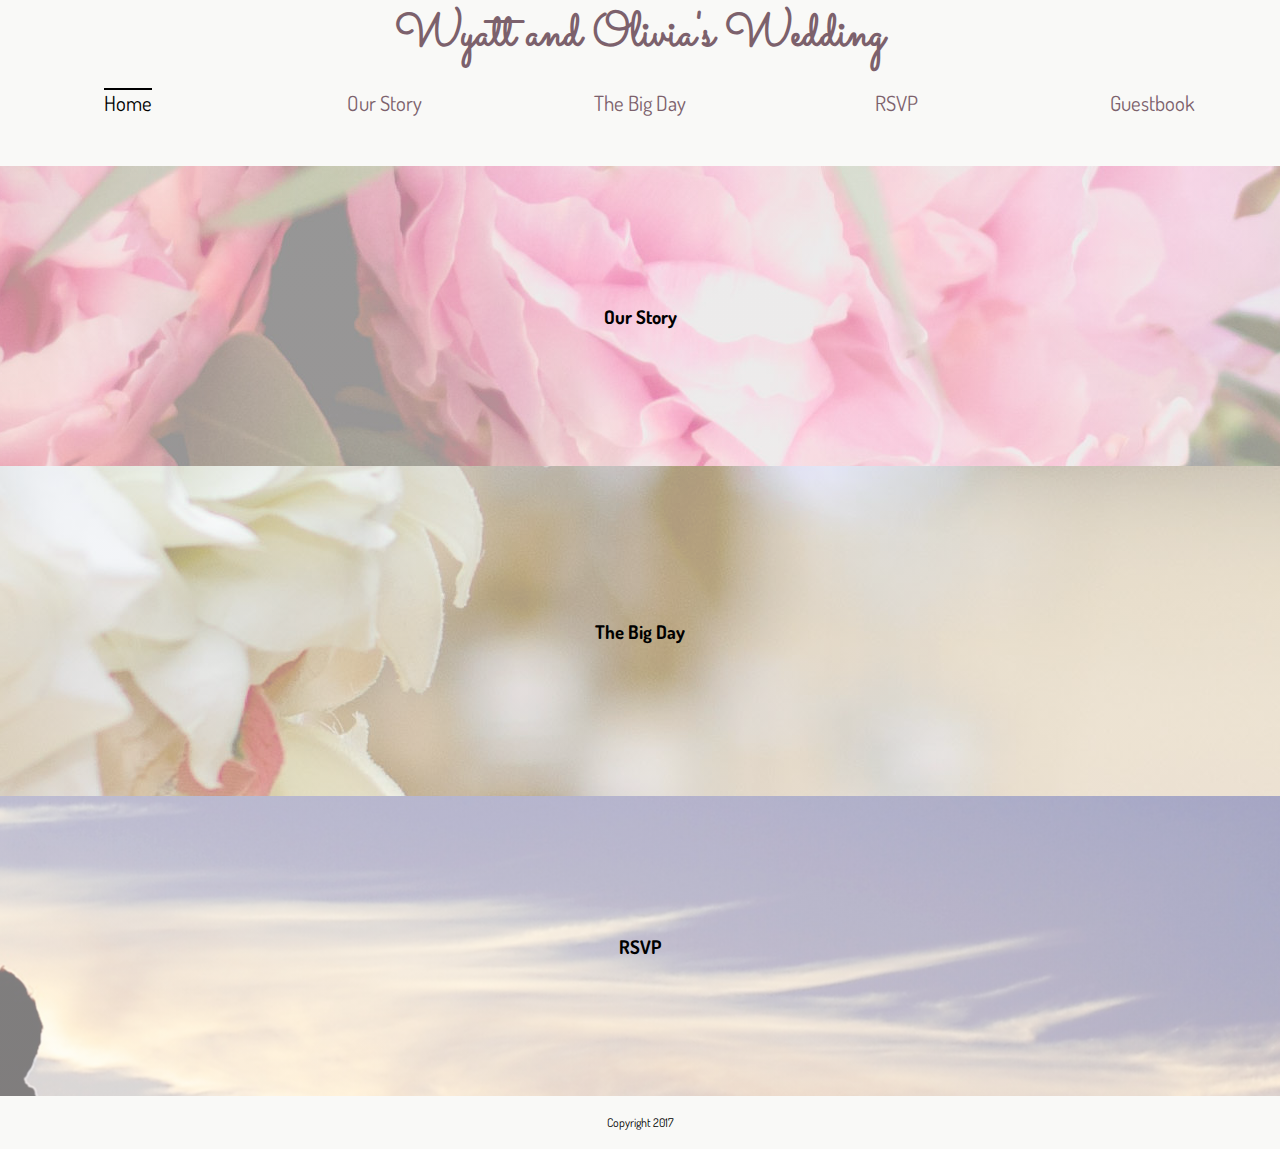
<file: index.html>
<!DOCTYPE html>
<html lang="en">
    <head>
        <meta charset="utf-8">
        <title> Olivia and Wyatt's Wedding </title>
        <link href="css/style.css" rel="stylesheet">
    </head>
    <body>
<div class="banner index-banner">
    <h1 class="logo-text"> <a href="index.html">Wyatt and Olivia's Wedding</a> </h1>
</div>
<nav>
    <ul>
        <li> <a href="index.html" class="page-indicator"> Home </a></li>
          <li> <a href="our-story.html"> Our Story </a></li>
            <li> <a href="big-day.html"> The Big Day </a></li>
              <li> <a href="rsvp.html"> RSVP </a></li>
                <li> <a href="guestbook.html"> Guestbook </a></li>
    </ul>
</nav>
    <a href="our-story.html" class="clear-a">
    <div class="our-story-module">
        <h3>Our Story</h3>
    </div>
    </a>
    
   <a href="big-day.html" class= "clear-a">
    <div class= "big-day-homepage">
        <h3 class="text">The Big Day</h3>
    </div>
    </a>
<a href="rsvp.html" class= "clear-a">
<div class= "rsvp-homepage">
    <h3>RSVP</h3>
</div>
</a>


<footer>
    <p>Copyright 2017</p>
</footer>
    </body>
</html>
</file>
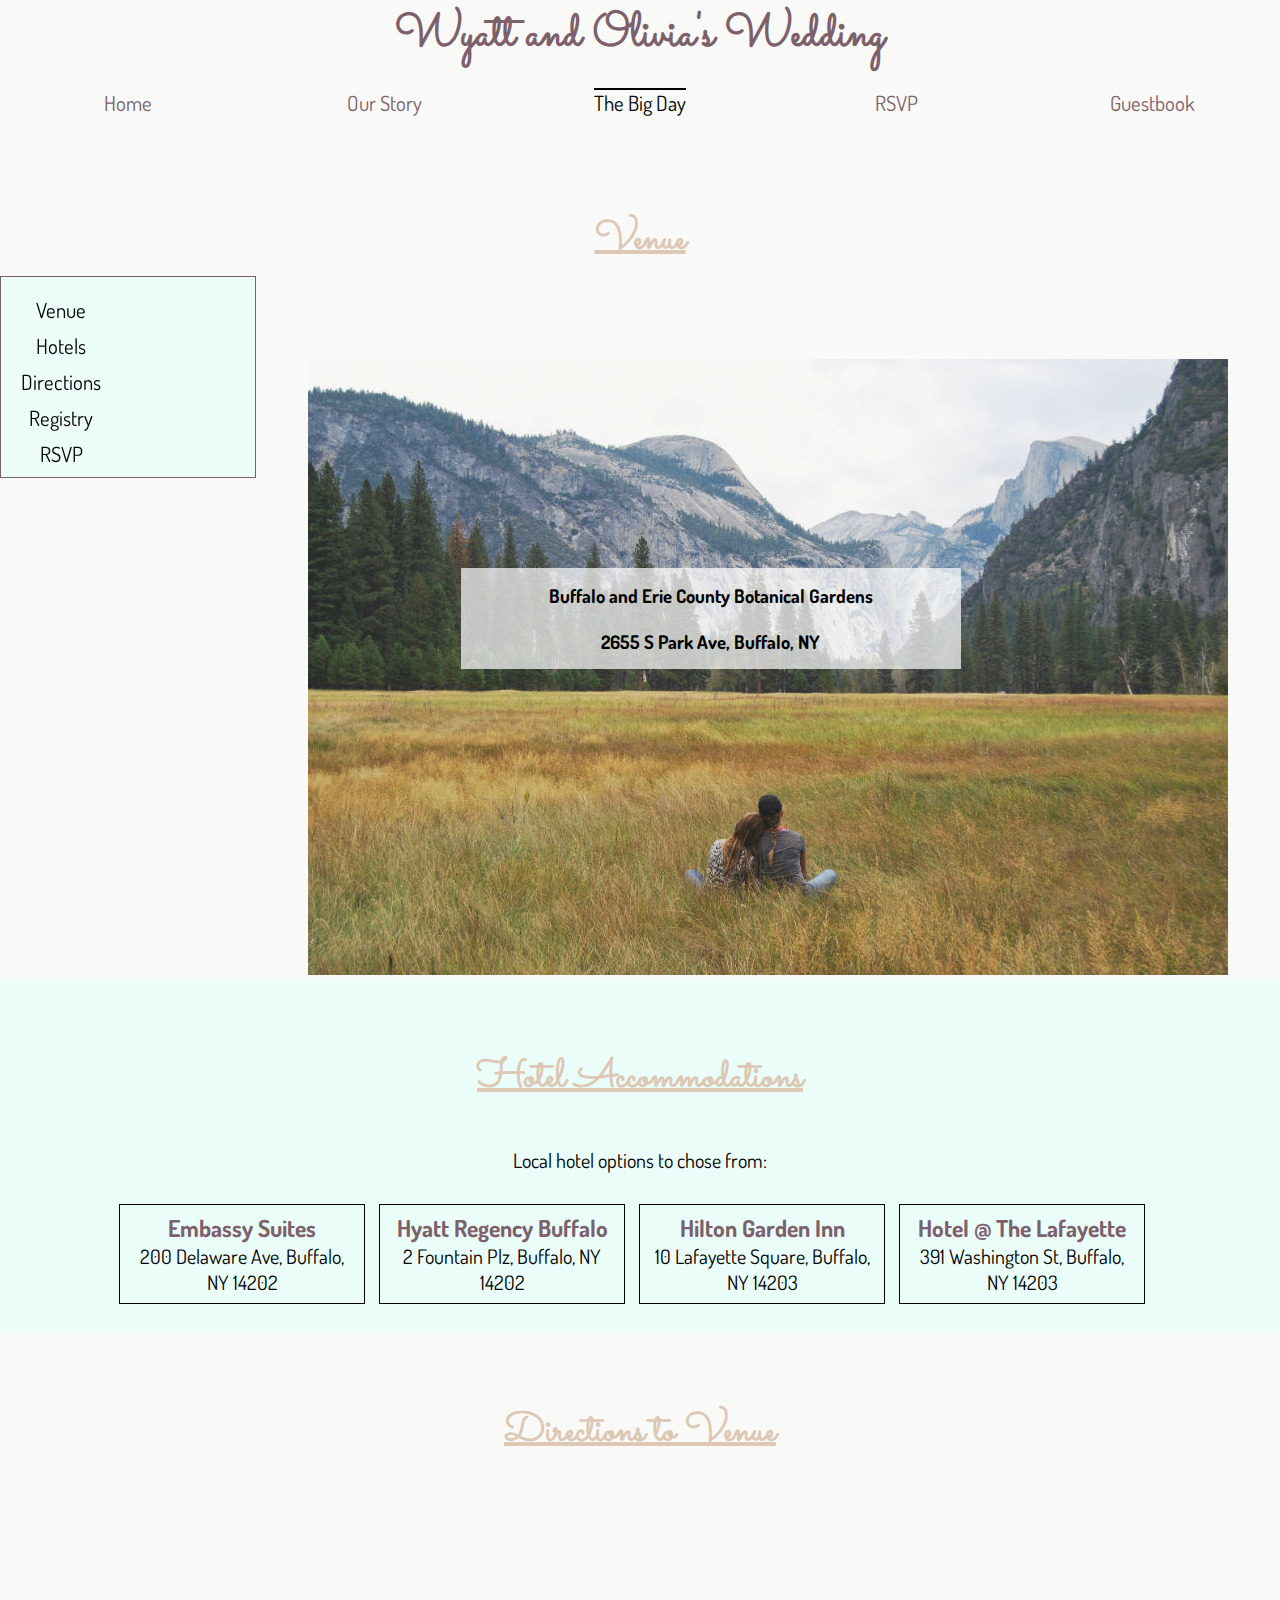
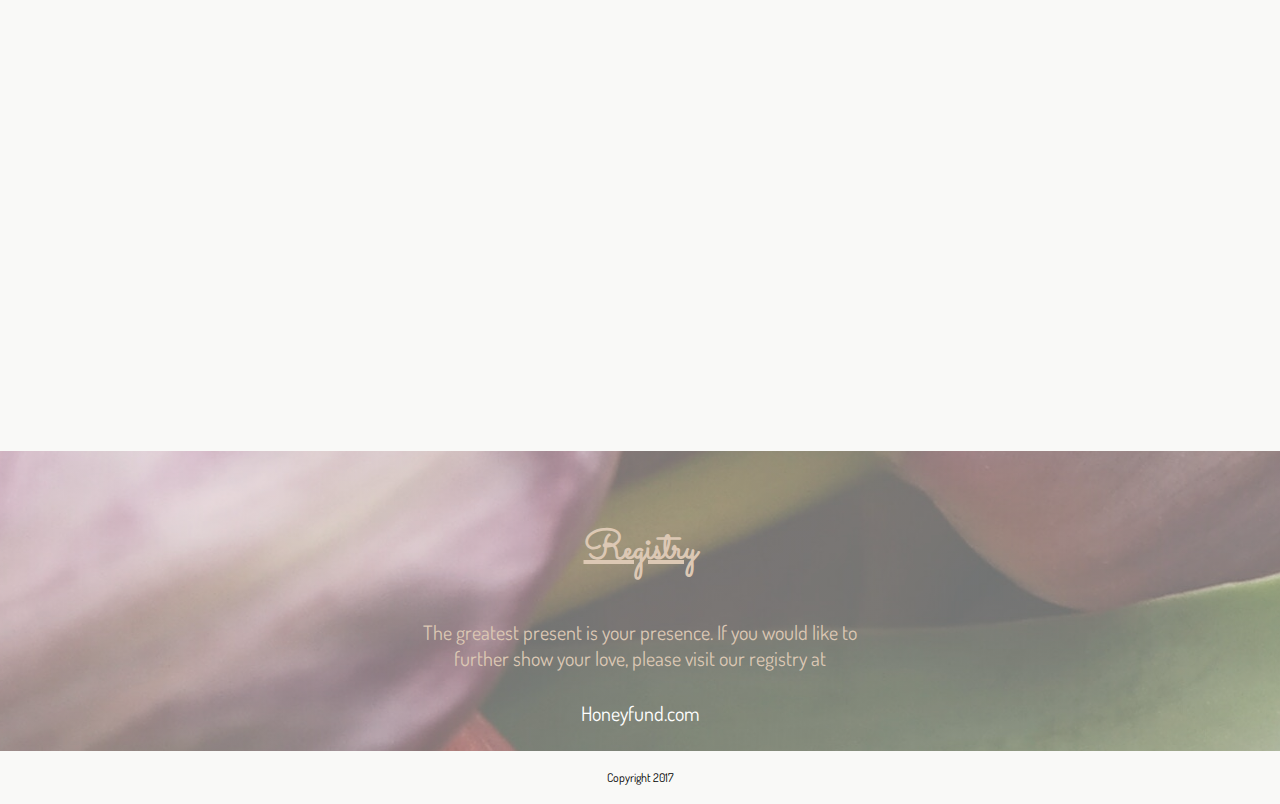
<file: big-day.html>
<!DOCTYPE html>
<html lang="en">
    <head>
        <meta charset="utf-8">
        <title> Olivia and Wyatt's Wedding </title>
        <link href="css/style.css" rel="stylesheet">
    </head>
    <body>
<div class="banner index-banner">
<h1 class="logo-text"> <a href="index.html">Wyatt and Olivia's Wedding</a> </h1>
</div>
<nav>
    <ul class="top-nav">
        <li> <a href="index.html"> Home </a></li>
          <li> <a href="our-story.html"> Our Story </a></li>
            <li class= "page-indictator"> <a href="big-day.html" class="page-indicator"> The Big Day </a></li>
              <li> <a href="rsvp.html"> RSVP </a></li>
                <li> <a href="guestbook.html"> Guestbook </a></li>
    </ul>
</nav>    
<div>
    <side-nav>
       <ul>
           <li><a href="#venue">Venue</a></li>
           <li><a href="#hotel-info">Hotels</a></li>
           <li><a href="#directions">Directions</a></li>
           <li><a href="#registry">Registry</a></li>
           <li><a href="rsvp.html">RSVP</a></li>
       </ul>
    </side-nav>
    <h2 class="venue-header" id="venue">Venue</h2>
    <div class="venue">
        <img src="images/venue_1.jpg" class="venue-img"/>
        <h3 class="venue-text">Buffalo and Erie County Botanical Gardens <br><br>
        2655 S Park Ave, Buffalo, NY
        </h3>
    </div>
    <div class= "hotel-info" id="hotel-info">
      <h2>Hotel Accommodations</h2>
      <p>Local hotel options to chose from:</p>
      <div class="hotel-container">
           <div class="hotel-1">
               <h3><a href="http://embassysuites3.hilton.com/en/hotels/new-york/embassy-suites-by-hilton-buffalo-BUFESES/index.html" target="_blank">Embassy Suites</a></h3>
               <p>200 Delaware Ave, Buffalo, NY 14202</p>
           </div>       
           <div class="hotel-1">
               <h3><a href="https://buffalo.regency.hyatt.com/en/hotel/home.html" target="_blank">Hyatt Regency Buffalo</a></h3>
               <p>2 Fountain Plz, Buffalo, NY 14202</p>
           </div>  
           <div class="hotel-1">
               <h3><a href="http://hiltongardeninn3.hilton.com/en/hotels/new-york/hilton-garden-inn-buffalo-downtown-BUFMSGI/index.html" target="_blank">Hilton Garden Inn</a></h3>
               <p>10 Lafayette Square, Buffalo, NY 14203</p>
           </div>
            <div class="hotel-1">
               <h3><a href="http://buffalobrewerydistrict.com/lafayette/home" target="_blank">Hotel @ The Lafayette</a></h3>
               <p>391 Washington St, Buffalo, NY 14203</p>
           </div>
       </div>
        
    </div>
    <div class="directions" id="directions">
        <h2>Directions to Venue</h2>
        <div class="mapouter"><div class="gmap_canvas"><iframe width="600" height="500" id="gmap_canvas" src="https://maps.google.com/maps?q=2655%20S%20Park%20Ave%2C%20Buffalo%2C%20NY&t=&z=14&ie=UTF8&iwloc=&output=embed" frameborder="0" scrolling="no" marginheight="0" marginwidth="0"></iframe>google map <a href="http://www.embedgooglemap.net">embedgooglemap.net</a></div><style>.mapouter{overflow:hidden;height:500px;width:600px;}.gmap_canvas {background:none!important;height:500px;width:600px;}</style></div>
    </div>
    <div class="registry" id="registry">
        <h2>Registry</h2>
        <div class="registry-text">
            <p>The greatest present is your presence. If you would like to further show your love, please visit our registry at <br> <br> <a href="https://www.honeyfund.com/" target="_blank">Honeyfund.com</a></p>
        </div>
    </div>
    <!-- <img src="images/love4.jpg" class="bottom-image"/>
    -->

    <footer>
    <p>Copyright 2017</p>
    </footer>
</div>

    </body>
</html>
</file>
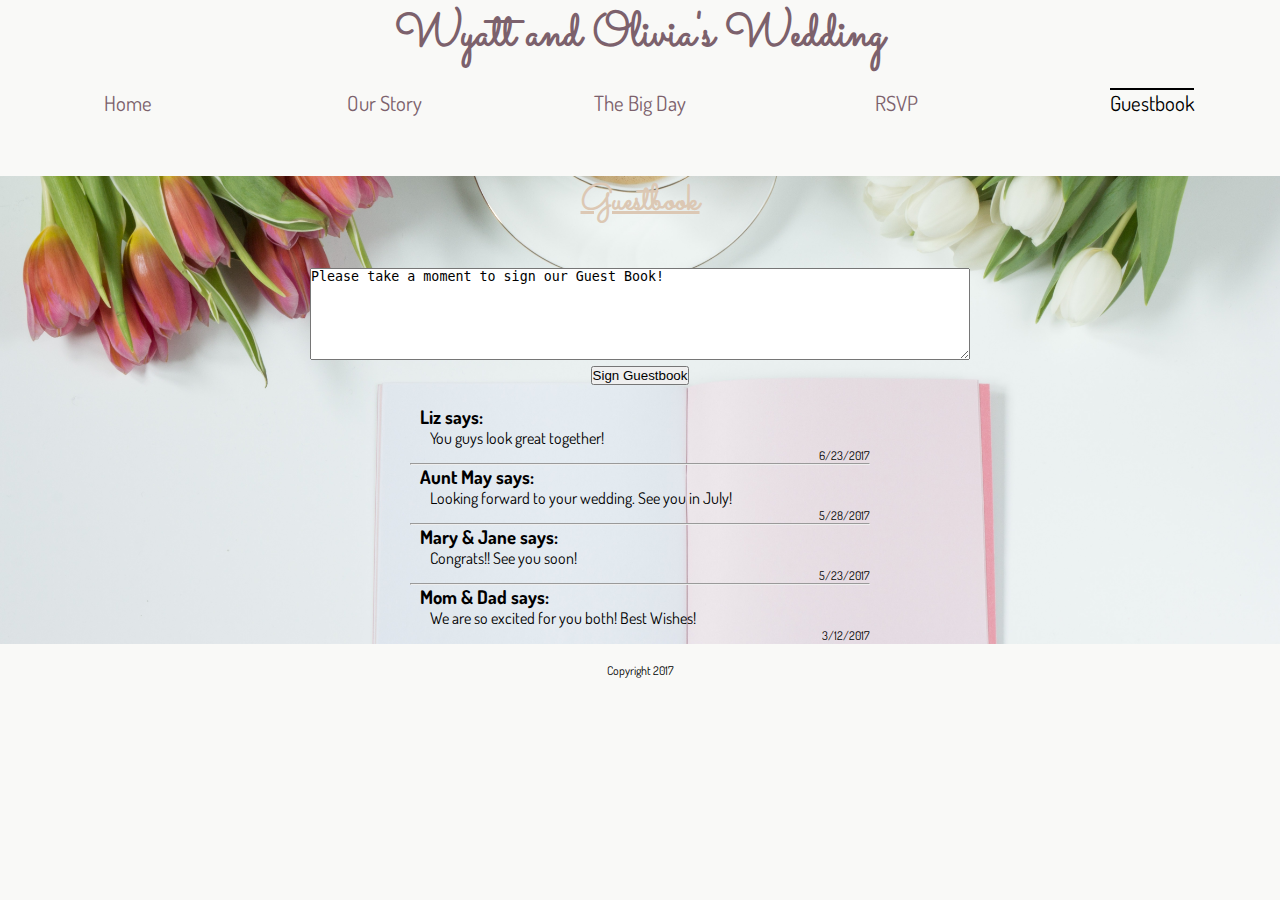
<file: guestbook.html>
<!DOCTYPE html>
<html lang="en">
    <head>
        <meta charset="utf-8">
        <title> Olivia and Wyatt's Wedding </title>
        <link href="css/style.css" rel="stylesheet">
    </head>
    <body>
<div class="banner index-banner">
    <h1 class="logo-text"> <a href="index.html">Wyatt and Olivia's Wedding</a> </h1>
</div>
<nav>
    <ul class="top-nav">
        <li> <a href="index.html"> Home </a></li>
          <li> <a href="our-story.html"> Our Story </a></li>
            <li> <a href="big-day.html"> The Big Day </a></li>
              <li> <a href="rsvp.html"> RSVP </a></li>
                <li> <a href="guestbook.html" class="page-indicator"> Guestbook </a></li>
    </ul>
</nav>    
<div class="guestbook-background">
<div class="guestbook-container">
    <h2 class="guestbook-heading">Guestbook</h2>
    <!--Text Area for Notes-->
    <div class="guestbook-textarea">
    <textarea rows="6" cols="80">Please take a moment to sign our Guest Book!</textarea>
    <br>
    <button>Sign Guestbook</button>
    </div>
    <!--Comments-->
    <div class="comments">
    <h3 class="guestbook-guest">Liz says:</h3>
    <p class="guestbook-note">You guys look great together! </p>
    <p class="guestbook-timestamp">6/23/2017</p>
    <hr>
    <h3 class="guestbook-guest">Aunt May says:</h3>
    <p class="guestbook-note"> Looking forward to your wedding. See you in July!</p>
    <p class="guestbook-timestamp">5/28/2017</p>
    <hr>
    <h3 class="guestbook-guest">Mary & Jane says:</h3>
    <p class="guestbook-note">Congrats!! See you soon!</p>
    <p class="guestbook-timestamp">5/23/2017</p>    
    <hr>
    <h3 class="guestbook-guest">Mom & Dad says:</h3>
    <p class="guestbook-note">We are so excited for you both! Best Wishes!</p>
    <p class="guestbook-timestamp">3/12/2017</p>    
    </div>
</div>
</div>

    </body>
    
    <footer>
        <p>Copyright 2017</p>
    </footer>

</html>
</file>
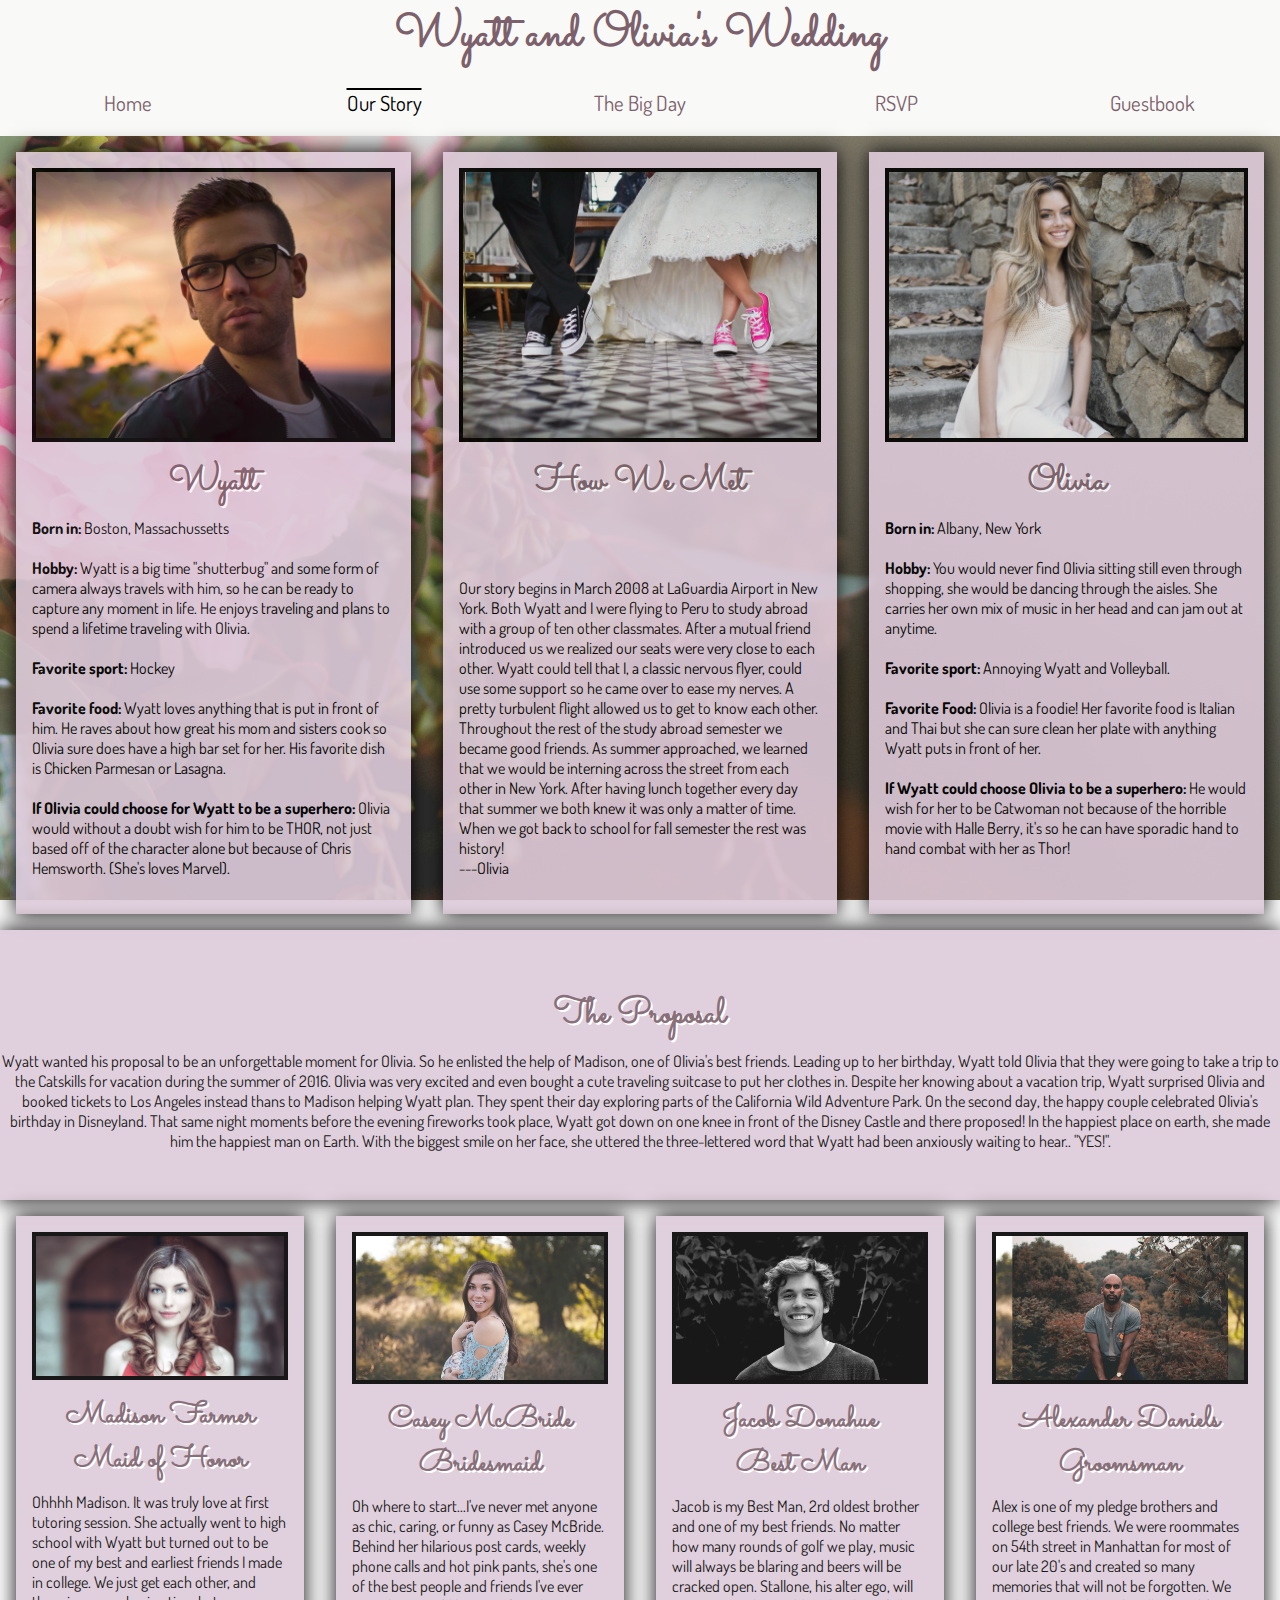
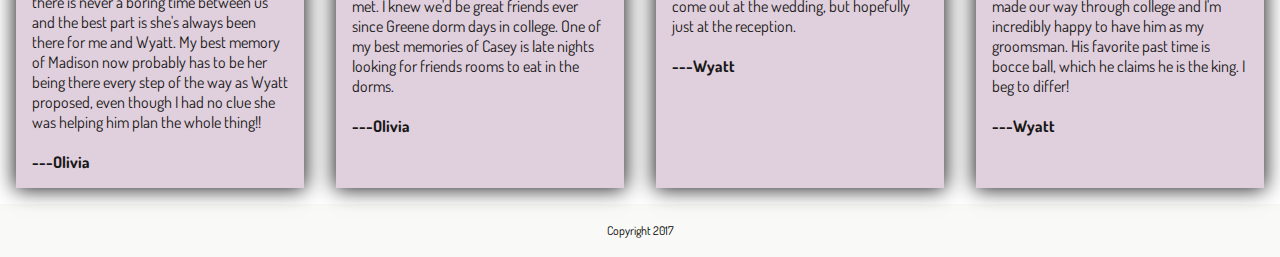
<file: our-story.html>
<!DOCTYPE html>
<html lang="en">
<head>
<meta charset="utf-8">
<title> Olivia and Wyatt's Wedding </title>
<link href="css/style.css" rel="stylesheet">
</head>

<body>
  
<div class="banner-index-banner">
<h1 class="logo-text"> 
<a href="index.html">Wyatt and Olivia's Wedding</a> 
</h1>
</div>
<nav>
  <ul class="top-nav">
    <li> <a href="index.html"> Home </a></li>
    <li> <a href="our-story.html" class="page-indicator"> Our Story 
    </a></li>
    <li> <a href="big-day.html"> The Big Day </a></li>
    <li> <a href="rsvp.html"> RSVP </a></li>
    <li> <a href="guestbook.html"> Guestbook </a></li>
    </ul>
</nav>    
 <!------------------------------navigation-bar html-------------------------------------------------------------->
<div class="body">
<section>
  
   <div class="row">
     
     <div class="our-story-box">
    <img src="images/wyatt.jpg" alt="Wyatt Picture" class="full-img"> 
    <h3 class="story-h3">Wyatt</h3>
    <strong><p>Born in:</strong> Boston, Massachussetts<br><br>
<strong>Hobby:</strong> Wyatt is a big time "shutterbug" and some form of camera always travels with him, so he can be ready to capture any moment in life. He enjoys traveling and plans to spend a lifetime traveling with Olivia. <br> <br>
<strong>Favorite sport:</strong> Hockey<br><br>
<strong>Favorite food: </strong> Wyatt loves anything that is put in front of him. He raves about how great his mom and sisters cook so Olivia sure does have a high bar set for her. His favorite dish is Chicken Parmesan or Lasagna.<br><br>
<strong>If Olivia could choose for Wyatt to be a superhero:</strong> Olivia would without a doubt wish for him to be THOR, not just based off of the character alone but because of Chris Hemsworth. (She's loves Marvel). <br><br> </p>
    </div>
    
    <div class="our-story-box">
   <img src="images/sneakers1.jpg" alt="Olivia Picture" class="full-img">
   <p><h3 class="story-h3"> How We Met</h3><br><br>
   <br>
   Our story begins in March 2008 at LaGuardia Airport 
in New York. Both Wyatt and I were flying to Peru to study abroad with a group 
of ten other classmates. After a mutual friend introduced us we realized our 
seats were very close to each other. Wyatt could tell that I, a classic nervous 
flyer, could use some   support so he came over to ease my nerves. A pretty 
turbulent flight allowed us to get to know each other. Throughout the rest of
the study abroad semester we became good friends. As summer approached, we 
learned that we would be interning across the street from each other in New 
York. After having lunch together every day that summer we both knew it was 
only a matter of time. When we got back to school for fall semester the rest was 
history! <br>     ---Olivia
   
   
   
   </div>
   
     
   <div class="our-story-box">
   <img src="images/olivia.jpeg" alt="Olivia Picture" class="full-img">
    <h3 class="story-h3">Olivia</h3>
          <p><strong>Born in: </strong> Albany, New York<br><br>
<strong>Hobby: </strong> You would never find Olivia sitting still even through shopping, she would be dancing through the aisles. She carries her own mix of music in her head and can jam out at anytime.<br><br>
<strong>Favorite sport: </strong>Annoying Wyatt and Volleyball.<br><br>

<strong>Favorite Food:</strong> Olivia is a foodie! Her favorite food is Italian and Thai but she can sure clean her plate with anything Wyatt puts in front of her.<br><br>
<strong>
If Wyatt could choose Olivia to be a superhero: </strong> He would wish for her to be Catwoman not because of the horrible movie with Halle Berry, it's so he can have sporadic hand to hand combat with her as Thor!<br><br>
</p>
    </div>
   
    
    </section>
        
        
        
    <section>
    <div class="story-banner">
        <h3 class="story-h3">The Proposal</h3>
          <p>Wyatt wanted his proposal to be an unforgettable moment for Olivia. So he enlisted the help of Madison, one of Olivia's best friends. Leading up to her birthday, Wyatt told Olivia that they were going to take a trip to the Catskills for vacation during the summer of 2016. Olivia was very excited and even bought a cute traveling suitcase to put her clothes in. Despite her knowing about a vacation trip, Wyatt surprised Olivia and booked tickets to Los Angeles instead thans to Madison helping Wyatt plan. They spent their day exploring parts of the California Wild Adventure Park. On the second day, the happy couple celebrated Olivia's birthday in Disneyland. That same night moments before the evening fireworks took place, Wyatt got down on one knee in front of the Disney Castle and there proposed! In the happiest place on earth, she made him the happiest man on Earth. With the biggest smile on her face, she uttered the three-lettered word that Wyatt had been anxiously waiting to hear.. "YES!". </p>
    </div>
    </section>
    
    <section>
      <div class="row">
    <div class="our-story-box">
    <img src="images/maid-of-honor.jpeg" alt="maidofhonor" class="full-img">
    <h4 class="story-h4">Madison Farmer<br>Maid of Honor</h4>
          <p>Ohhhh Madison. It was truly love at first tutoring session. She actually went to high school with Wyatt but turned out to be one of my best and earliest friends I made in college. We just get each other, and there is never a boring time between us and the best part is she's always been there for me and Wyatt. My best memory of Madison now probably has to be her being there every step of the way as Wyatt proposed, even though I had no clue she was helping him plan the whole thing!!<br><br><strong>---Olivia </strong></p></div>
    
    <div class="our-story-box">
    <img src="images/bridesmaid.jpg" alt="bridesmaid" class="full-img">
    <h4 class="story-h4">Casey McBride<br>Bridesmaid</h4>
          <p>Oh where to start...I've never met anyone as chic, caring, or funny as Casey McBride. Behind her hilarious post cards, weekly phone calls and hot pink pants, she's one of the best people and friends I've ever met. I knew we'd be great friends ever since Greene dorm days in college. One of my best memories of Casey is late nights looking for friends rooms to eat in the dorms.
          <br><br><strong>---Olivia </strong> </p>
        </div>
        
    <div class="our-story-box">
    <img src="images/best-man.jpeg" alt="best man" class="full-img">
    <h4 class="story-h4">Jacob Donahue<br>Best Man</h4>
          <p>Jacob is my Best Man, 2rd oldest brother and one of my best friends.  No matter how many rounds of golf we play, music will always be blaring and beers will be cracked open.  Stallone, his alter ego, will come out at the wedding, but hopefully just at the reception.<br><br><strong>---Wyatt </strong></p>
    </div>
    <div class="our-story-box">
    <img src="images/groomsman.jpg" alt="groomsman" class="full-img">
          <h4 class="story-h4">Alexander Daniels<br>Groomsman</h4>
          <p>Alex is one of my pledge brothers and college best friends.  We were roommates on 54th street in Manhattan for most of our late 20's and created so many memories that will not be forgotten. We made our way through college and I'm incredibly happy to have him as my groomsman. His favorite past time is bocce ball, which he claims he is the king. I beg to differ!<br><br><strong>---Wyatt </strong></p>
    </div>
    </div>
    </div>
    </section>
</body>

<footer>
    <p>Copyright 2017</p>
</footer>
</html>
</file>
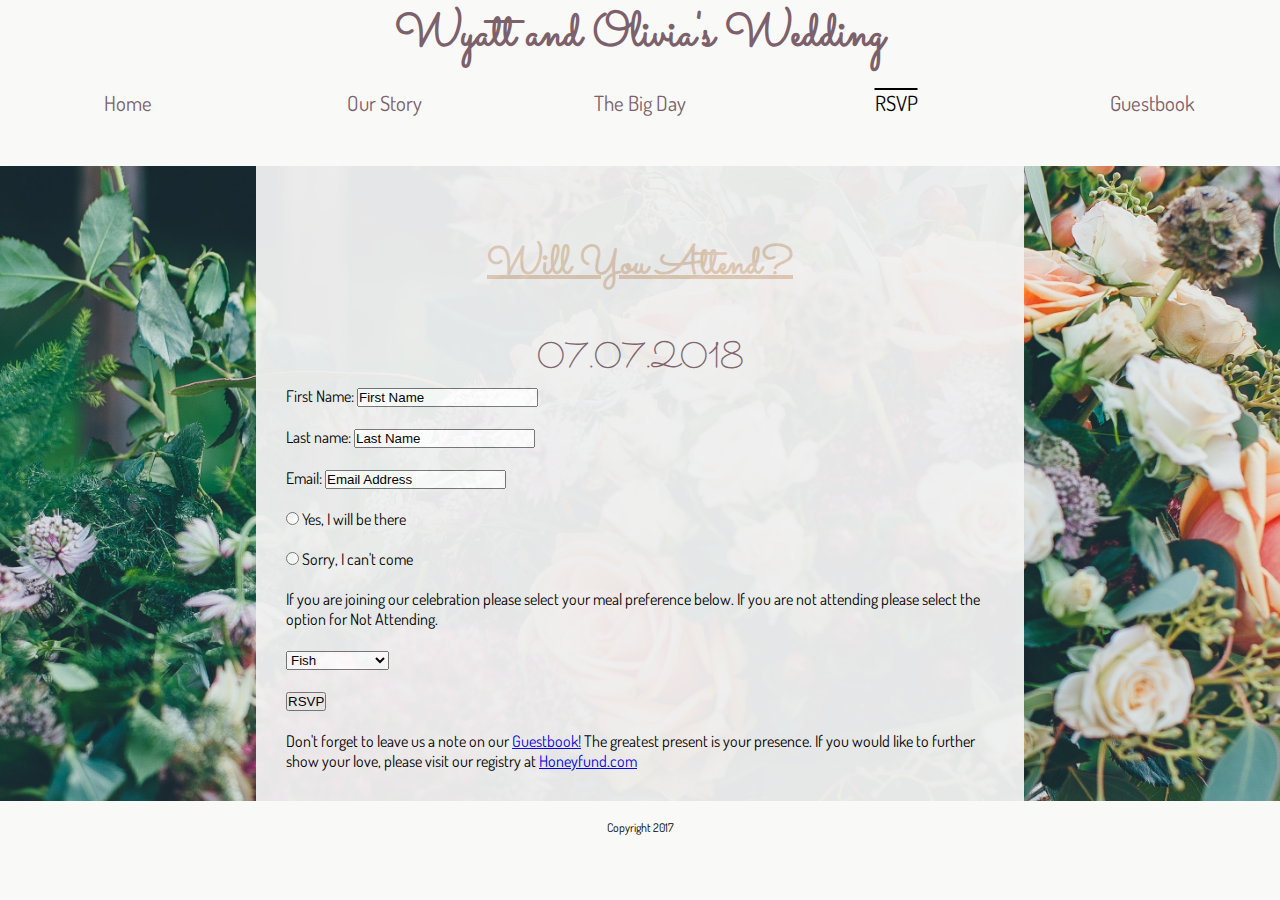
<file: rsvp.html>
<!DOCTYPE html>
<html lang="en">
    <head>
        <meta charset="utf-8">
        <title> Olivia and Wyatt's Wedding </title>
        <link href="css/style.css" rel="stylesheet">
    </head>
    <body>
<div class="banner index-banner">
    <h1 class="logo-text"> <a href="index.html">Wyatt and Olivia's Wedding</a> </h1>
</div>
<nav>
    <ul class="top-nav">
        <li> <a href="index.html"> Home </a></li>
          <li> <a href="our-story.html"> Our Story </a></li>
            <li> <a href="big-day.html"> The Big Day </a></li>
              <li> <a href="rsvp.html" class="page-indicator"> RSVP </a></li>
                <li> <a href="guestbook.html"> Guestbook </a></li>
    </ul>
</nav>    

<div class="rsvp-background">
<div class="form-container">
<div class="form-header">
  <h2>Will You Attend?</h2>
  <p>07.07.2018</p>
</div>
<form method="post">
  <!--Default for Form submission. Goes into URL. However it isn't a safe method of submitting sensitive information.
  <form method="get"></form>
  -->
  <!--Safe method for sensitive information.
  <form method="post"></form>
  -->
  <label for="input-text">First Name: </label>
  <input type="text" name="firstname" value="First Name" id="input-text" placeholder="First Name">

  <br>
  <br>
  <label for="input-text2">Last name: </label>
  <input type="text" name="lastname" value="Last Name" id="input-text2" placeholder="Last Name">

  <br><br>
  <label for="input-text3">Email: </label>
  <input type="text" name="email" value="Email Address" id="input-text3">
  <br><br>

  <input type="radio" name="roster" value="Yes, I will be there">
  Yes, I will be there
  <br><br>
  <input type="radio" name="roster" value="Sorry, I can't come">
  Sorry, I can't come
 <br><br>
  If you are joining our celebration please select your meal preference below. If you are not attending please select the option for Not Attending.

<br><br>

  <select name="meal-preference">
    <option value="fish">Fish</option>
    <option value="chicken">Chicken</option>
    <option value="steak">Steak</option>
    <option value="vegan">Vegan</option>
    <option value="decline">Not Attending</option>
  </select>
  <br><br>
  <input type="submit" value="RSVP">

  <br><br>

  <p>Don't forget to leave us a note on our <a href="guestbook.html">Guestbook!</a> The greatest present is your presence. If you would like to further show your love, please visit our registry at <a href="https://www.honeyfund.com/" target="_blank">Honeyfund.com</a>
  </p>
 
</form>
</div>


</div><!--closing the form-containter div-->
</div>

    </body>

  <footer>
    <p>Copyright 2017</p>
  </footer>

</html>
</file>
<file: css/style.css>
@import url('https://fonts.googleapis.com/css?family=Sacramento');
@import url('https://fonts.googleapis.com/css?family=Dosis');
@import url('https://fonts.googleapis.com/css?family=Alex+Brush');

* {
    box-sizing: border-box;
    margin: 0;
    padding: 0;
}

html {
    font-family: 'Dosis', sans-serif;
    font-size: 16px;
    /* Body Font */
}

body {
    background-color: #F9F9F7;
}



.logo-text {
    font-family: 'Sacramento', cursive;
    font-size: 48px;   
    text-align: center;
    color: #7C616C;
}
.logo-text a {
    text-decoration: none;
    color: #7C616C;
}

h2 {
    margin: 40px;
    font-family: 'Sacramento', cursive;
    font-size: 40px;
    color: #DCC8B4;
    text-decoration: underline;
}

/*Color Schemes:
#EAFDF8 - Tiffany blue
#E5E9EC - Gray
#DDCAD9 - Pink
#D1B1CB - Bright Pink
#7C616C - Dark Purple
#F9F9F7 - Lighter Grey
*/


/*
Invitation font:
@import url('https://fonts.googleapis.com/css?family=Sacramento');
font-family: 'Sacramento', cursive;

Body Copy Font
@import url('https://fonts.googleapis.com/css?family=Dosis');
font-family: 'Dosis', sans-serif;

*/

nav ul {
    display: flex;
    list-style: none;
    font-size: 1.3rem;
}


nav li {
    width: 20%;
    text-align: center;
    margin: 20px;
}

nav a {
    text-decoration: none;
    color: #7C616C;
    padding: 10px;
    transition: 0.25s;
}

nav a:hover {
    background-color: #DDCAD9;
    border-radius: 20px;
}

.page-indicator {
    color: #000000;
    text-decoration: overline;
}


#container {
  background: #D1B1CB;
  font-family: 'Dosis', sans-serif;
  font-size: 16px;
  width: 900px;
  margin: 40px 0px 0px 100px;
  padding: 10px;
  height: 800px;
  border-radius: 30px;
  -webkit-box-shadow: 5px 5px 20px #666;
  -moz-box-shadow: 5px 5px 20px #666;
  box-shadow: 5px 5px 20px #666;
}
/* Homepage Styling starts here ===============================================================================================*/

.clear-a {
    text-decoration: none;
    color: inherit;
}

.our-story-module {
    margin-top: 30px;
    display: flex;
    flex-direction: column;
    justify-content: center;
    text-align: center;
    height: 300px;
    background: linear-gradient(
      rgba(250, 250, 250, 0.50),
      rgba(255, 250, 250, 0.50)), url('../images/flowers4.jpg');
    background-position: 40%;
}
.our-story-module:hover {
    background: url('../images/flowers4.jpg');
    background-position: 40%;
    font-size: 2rem;

}

.big-day-homepage {
    height: 330px;
    text-align: center;
    align-items: center;
    justify-content: center;
    display: flex;
    background: linear-gradient(
      rgba(250, 250, 250, 0.50), 
      rgba(255, 250, 250, 0.50)), url('../images/venue_2.jpeg');
    background-position: 40%;
}
.big-day-homepage:hover {
    background: url('../images/venue_2.jpeg');
    background-position: 40%;
    font-size: 2rem;
}

.rsvp-homepage {
    text-align: center;
    display: flex;
    flex-direction: column;
    justify-content: center;
    height: 300px;
    background: linear-gradient(
      rgba(250, 250, 250, 0.50), 
      rgba(255, 250, 250, 0.50)), url('../images/lovebeach.jpg');
    background-position: 80%;
}
.rsvp-homepage:hover {
    background: url('../images/lovebeach.jpg');
    background-position: 80%;
    font-size: 2rem;
}

/* Homepage Styling end here ===============================================================================================*/

/* Michelle's (The Big Day) Styling starts here ===============================================================================================*/

.venue-header {
    text-align: center;
    margin-top: 50px;
    padding-top: 25px;
}


side-nav {
    display: flex;
    list-style: none;
    font-size: 1.3rem;
    background-color: rgba(234, 253, 248, .9);
    text-align: center;
    float: left;
    margin-top: 90px;
    width: 20%;
    position: fixed;
    border: .125px solid;
    border-color: #7C616C;
}

side-nav ul {
    margin: 10px 10px;
}

side-nav li {
    text-align: center;
    margin-top: 10px;
}

side-nav a {
    text-decoration: none;
    color: black;
    padding: 10px;
    transition: 0.25s;
}

.venue {
   overflow: hidden;  
   float: right;
   position: relative;
   margin-top: 50px;
   width: 80%;
   text-align: center;
}
.venue-text {
    position: absolute;
    bottom: 50%;
    text-align: center;
    left: 20%;
    width: 500px;
    margin: 0px;
    background-color: rgba(255, 255, 255, .7);
    padding: 1rem;
}

.hotel-info {
   clear: both;
   background-color: #EAFDF8;
   width: 100%;
   bottom: 0px;
   text-align: center;
   padding: 30px;
   font-size: 1.25rem;
}
.hotel-info li {
    margin-top: 8px;
}
ul {
    list-style: none;
}
.hotel-1 {
    display: inline-block;
    vertical-align: baseline;
    width: 20%;
    margin-top: 2rem;
    margin-right: 1rem;
    outline: solid .15px;
    padding: 8px;
}
.hotel-container {
    display: flex;
    justify-content: center;
}

.hotel-1 a {
    text-decoration: none;
    color: #7C616C;
}

.hotel-1 a:hover {
    background-color: #d1b1cb;
    opacity: .5;
}

.directions {
   background-color: white;
   padding: 30px;
   background-color: #F9F9F7;
   text-align: center;
   font-size: 1.25rem;
}
.mapouter {
text-align: center;
margin-top: 20px;
margin-left: 250px;
}

.registry {
    text-align: center;
    padding: 30px;
    margin-top: 20px;
    background-color: #F9F9F7;
    font-size: 1.25rem;
}
/*
.bottom-image {
    width: 100%;
    height: 450px;
*/

.registry-text {
    width: 40%;
    margin: auto;
    color: #DCC8B4;
}
    
.registry-text a {
    text-decoration: none;
    color: white;
    vertical-align: middle;
}
.registry{
    height: 300px;
    background: linear-gradient(
      rgba(250, 250, 250, 0.40), 
      rgba(255, 250, 250, 0.40)), url('../images/flowers3.jpg');
      background-position: 40%;
}

footer {
    padding: 1.2rem;
    text-align: center;
    font-size: .75rem;
}



/* Michelle's (The Big Day) Styling ENDS here ===============================================================================================*/


/*Nicole's styling starts here*/


  
.body {
  background: url("../images/flowers4.jpg") #FFFFFF
  no-repeat center center fixed; 
  background-size: cover;
  background-position: 100%;
}

.row {
    display: flex;
}

.full-img {
 width: 100%;
 border: 4px solid #000;
}



.our-story-box {
  background: #DDCAD9 ;
  width: 33.33%;
  padding: 1rem;
  margin: 1rem;
  box-shadow: 0px 0px 20px 0.7px #000000;
  overflow: auto;
  opacity: 0.9;
}


.story-banner {
    text-align: center;
    display: flex;
    flex-direction: column;
    justify-content: center;
    height: 270px;
    background: #DDCAD9;
    overflow: auto;
    opacity: 0.9;
    box-shadow: 0px 0px 20px 0.7px #000000;
}

/*
h3 {
    margin: 40px;
    font-family: 'Sacramento', cursive;
    font-size: 36px;
    color: #7C616C;
    text-shadow: 1px 1px #000;
    text-align: center;
}
*/
.story-h3 {
    margin: 10px;
    font-family: 'Sacramento', cursive;
    font-size: 36px;
    color: #7C616C;
    text-shadow: 2px 2px #fff;
    text-align: center;
}

.story-h4 {
    margin: 10px;
    font-family: 'Sacramento', cursive;
    font-size: 30px;
    color: #7C616C;
    text-shadow: 2px 2px #fff;
    text-align: center;
}

/* Nicole's (Our Story) Styling ENDS here ===============================================================================================*/



/* Annie's Styling RSVP & Guestbook starts here */
.rsvp-background {
    background: url('../images/flowers2.jpg');
    no-repeat center center fixed; 
  -webkit-background-size: cover;
  -moz-background-size: cover;
  -o-background-size: cover;
  background-size: cover;
  background-position: 40%;
}   

.form-container {
    margin: 30px auto 0px auto;
    padding: 30px;
    width: 60%;
    background-color: #F1F1F1;
    opacity: 0.95;
}

.form-header {
    font-family: 'Sacramento', cursive;
    font-size: 36px;   
    text-align: center;
    color: #7C616C;
}

.guestbook-background {
    background: url('../images/guestbook-flower.jpeg');
    no-repeat center center fixed; 
  -webkit-background-size: cover;
  -moz-background-size: cover;
  -o-background-size: cover;
  background-size: cover;
  background-position: 40%;
}

.guestbook-container {
    margin: auto;
    width: 60%;
    text-align: center;
}

.guestbook-heading {
    margin: 40px;
    font-family: 'Sacramento', cursive;
    font-size: 36px;
    color: #DCC8B4;
}

.guestbook-textarea {
    margin-bottom: 20px;
}


.comments {
    display: inline-block;
    text-align: left;
    margin: auto;
    width: 60%;
}

.guestbook-guest {
    padding-left: 10px;
}

.guestbook-timestamp {
    text-align: right;
    font-size: 12px;
}

.guestbook-note {
    padding-left: 20px; 
}

/* Annie's Styling RSVP & Guestbook ENDS here ===============================================================================================*/
</file>
